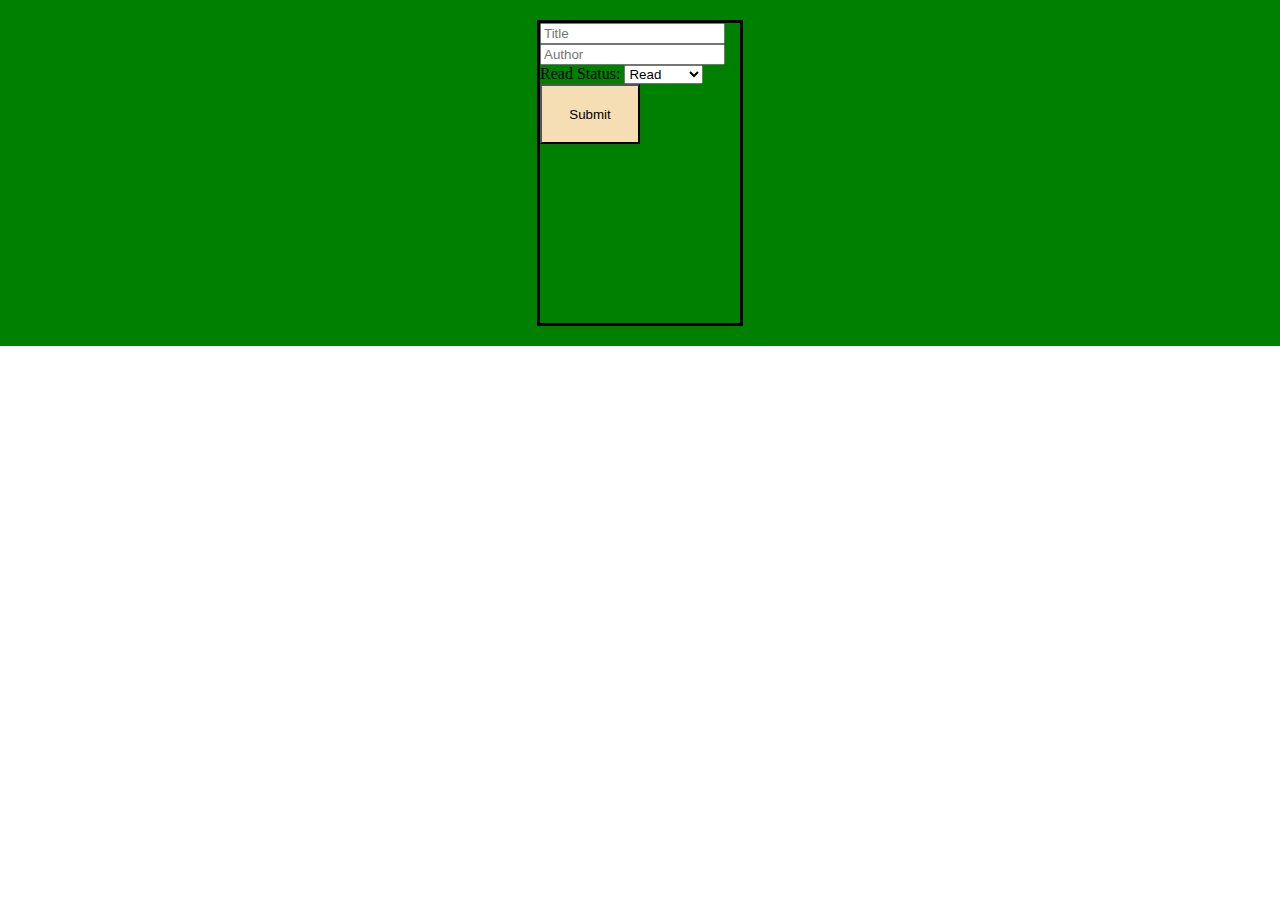
<file: index.html>
<!DOCTYPE html>
    <head> 
        <link rel='stylesheet' href='index.css'>
    </head>
    <div id='main'>
        <div id='library'>
            <form id="form">
                <input type="text" id="title" placeholder="Title" required><br>
                <input type="text" id="author" placeholder="Author" required><br>
                <label for="read">Read Status:</label>
                <select name="Read Status" id="readStatus">
                    <option value='true'>Read</option>
                    <option value='false'>Not Read</option>
                </select><br>
                <button type="">Submit</button>
            </form>
        </div>
    </div>
</html>

<script src='main.js'></script>
</file>
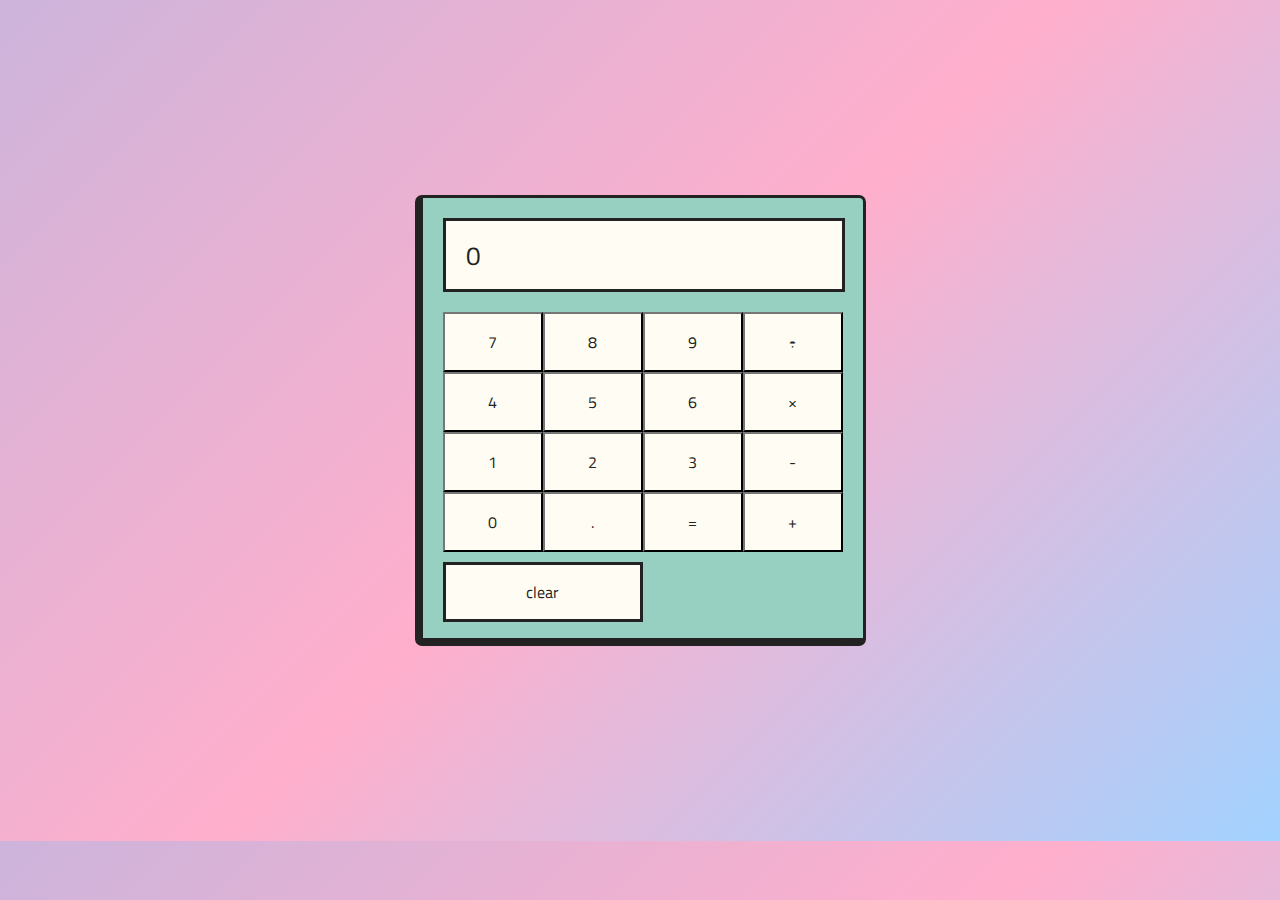
<file: calculator.html>
<!DOCTYPE html>
<html>

<head>
    <link href="calculator.css" rel="stylesheet">
    <link rel="preconnect" href="https://fonts.gstatic.com">
<link href="https://fonts.googleapis.com/css2?family=Titillium+Web&display=swap" rel="stylesheet"> 
</head>

<body>
    <div id='calculatorBody'>
        <div id="display">0</div>
        <div id='inputs'>
            <div id='inputNumbers'>
                <div class='row'>
                    <button class='number calcButton'>7</button>
                    <button class='number calcButton'>8</button>
                    <button class='number calcButton'>9</button>
                    <button class='operator calcButton'>÷</button>
                </div>
                <div class='row'>
                    <button class='number calcButton'>4</button>
                    <button class='number calcButton'>5</button>
                    <button class='number calcButton'>6</button>
                    <button class='operator calcButton'>×</button>
                </div>
                <div class='row'>
                    <button class='number calcButton'>1</button>
                    <button class='number calcButton'>2</button>
                    <button class='number calcButton'>3</button>
                    <button class='operator calcButton'>-</button>
                </div>
                <div class='row'>
                    <button class='number calcButton'>0</button>
                    <button class='number calcButton'>.</button>
                    <button class='operator calcButton'>=</button>
                    <button class='operator calcButton'>+</button>
                </div>
            <div class='row'>
                <button class='operator calcButton calcClear'>clear</button>
            </div>
        </div>
    </div>
</body>

</html>

<script src='calculator.js'></script>
</file>
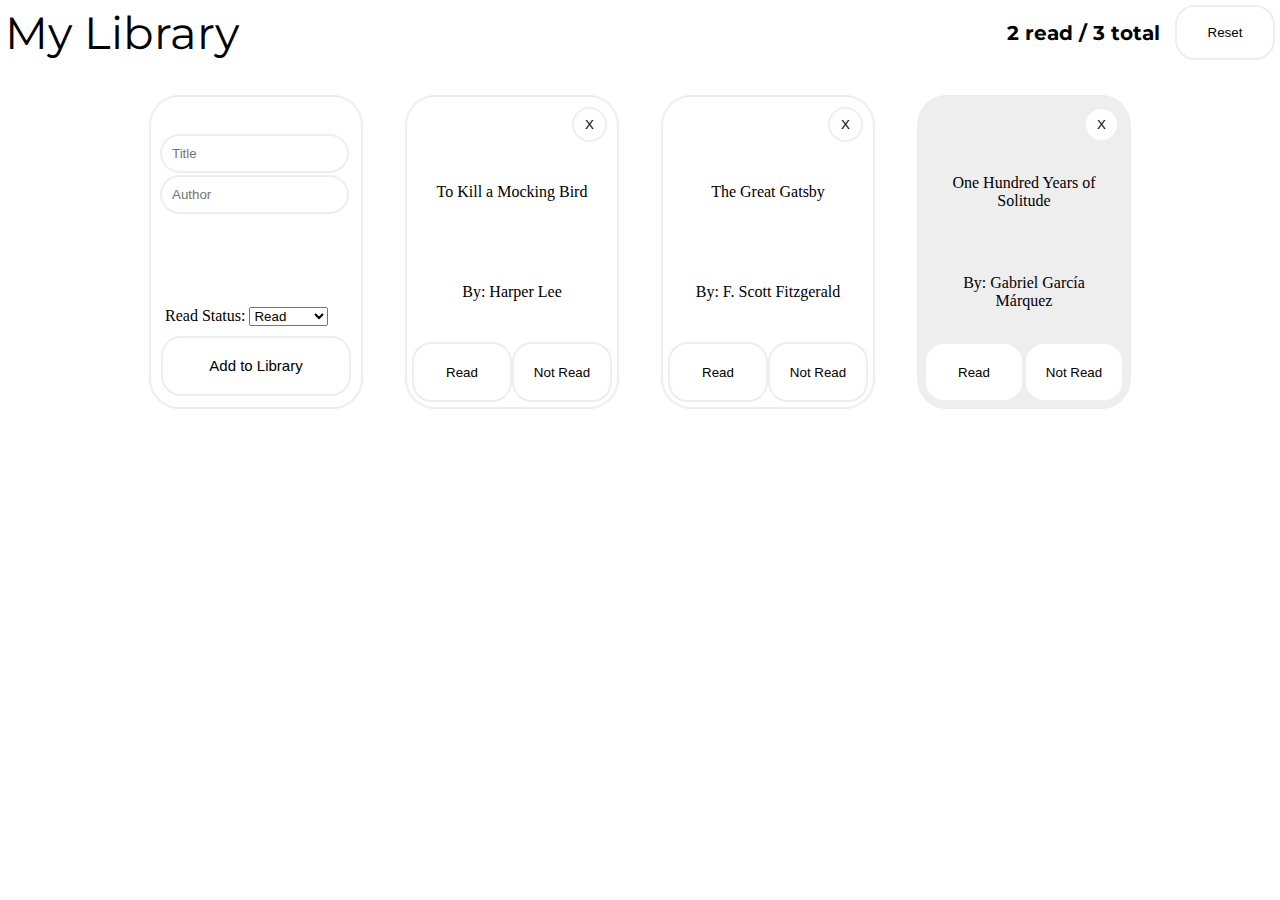
<file: library.html>
<!DOCTYPE html>
    <head> 
        <link rel='stylesheet' href='library.css'>
        <link rel="preconnect" href="https://fonts.googleapis.com">
        <link rel="preconnect" href="https://fonts.gstatic.com" crossorigin>
        <link href="https://fonts.googleapis.com/css2?family=Montserrat:ital,wght@1,300&display=swap" rel="stylesheet"> 
    </head>
    <div id='header'>
        <div id="logo">My Library</div> 
        <div id="right">
            <div id="readCount"></div>
            <button id="reset" type="button">Reset</button>
        </div>
    </div>
    <div id='main'>
        <div id='library'>
            <form id="form">
                <div id="formInputTop">
                    <input type="text" id="title" placeholder="Title" required><br>
                    <input type="text" id="author" placeholder="Author" required><br>
                </div>
                <div id="formInputBottom">
                    <label for="read" id="formTitle">Read Status:</label>
                    <select name="Read Status" id="readStatus">
                        <option value='true'>Read</option>
                        <option value='false'>Not Read</option>
                    </select><br>
                    <button id="submit" type="">Add to Library</button>
                </div>
            </form>
        </div>
    </div>
</html>

<script src='library.js'></script>
</file>
<file: index.css>
body{
    max-width: 100vw;
    padding:0;
    margin:0;
}

#library{
    display: flex;
    flex-direction: row;
    flex-wrap: wrap;
    justify-content: space-around;
    margin:0;
    padding: 0;
    height: auto;
    background-color: green;
}

.book{
    border: solid;
    margin: 20px 0px;
    padding:0;
    width: 200px;
    height: 300px;
}

.bookText{
    height: 40%;
    text-align: center;
    align-content: center;
}

#form{
    border: solid;
    margin: 20px 0px;
    padding:0;
    width: 200px;
    height: 300px;
}

button{
    margin:0;
    padding:0;
    height: 20%;
    width:50%;
    background-color: wheat;
}

.beenRead{
    background-color: teal;
}
</file>
<file: calculator.css>
body{
    margin: auto;
    background: linear-gradient(135deg, #cdb4db,#ffafcc, #a2d2ff);
    color: #222;
    font-family: 'Titillium Web', sans-serif;
}

#calculatorBody{
    background-color: #97cfc1;
    width: 400px;
    height: 400px;
    margin: 195px auto;
    padding: 20px;
    border: solid;
    border-width: 3px 3px 8px 8px;
    border-radius: 7px;
}

#display{
    background-color: #fffdf3;
    color: #222;
    display: flex;
    align-items: center;
    width: 94%;
    height: 60px;
    margin-bottom: 20px;
    padding: 4px 0px 4px 20px;
    border: solid;
    font-size: 160%;
}

.row{
    display: flex;
    height: 60px;
    width: 100%;
    height: 
}

.calcButton{
    height: 100%;
    width: 25%;
    margin: 0;
    padding: 0;
    font-size: 100%;
}

.calcClear{
    width: 50%;
    margin-top: 10px;
    border: solid;
}

button{
    background-color: #fffdf3;
    color: #222;
    border-color: #222;
    font-family: 'Titillium Web', sans-serif;
}
</file>
<file: library.css>
body{
    max-width: 100vw;
    padding:0;
    margin:0;
    font-family: 'Times New Roman', Times, serif;
}

#header{
    display: flex;
    flex-direction: row;
    justify-content: space-between;
    margin-bottom: 10px;
}

#logo{
    height: 50px;
    margin: 5px;
    font-family: 'Montserrat', sans-serif;
    width: 240px;
    font-size:45px;
}

#right{
    display: flex;
    flex-direction: row;
    align-items: center;
}

#readCount{
    padding: 0px 10px;
    font-family: 'Montserrat', sans-serif;
    font-size: 20px;
    font-weight: bold;
}

#reset{
    height: 55px;
    width: 100px;
    margin: 5px;
}


#main{
    margin: auto;
    width: 80%;
}

#library{
    display: flex;
    flex-direction: row;
    flex-wrap: wrap;
    justify-content: space-around;
    margin:0;
    padding: 0;
    height: auto;
}

.book{
    border: solid;
    margin: 20px 0px;
    padding:0px;
    width: 200px;
    height: 300px;
    padding: 5px;
    border:2px solid #eee;
    border-radius: 30px;
    background-color :#eee;
}

#rmBtnDiv{
    display: flex;
    justify-content: flex-end;
    height: 40px;
}

#rmBtn{
    height: 35px;
    width: 35px;
    border-radius: 20px;
    margin: 5px 5px;
}

.bookText{
    height: 13.5%;
    padding: 29.8px 10px;
    text-align: center;
    align-content: center;
    overflow: hidden;
}

#form{
    display: flex;
    flex-direction: column;
    justify-content: space-evenly;
    border: solid;
    margin: 20px 0px;
    padding:0;
    width: 200px;
    height: 300px;
    padding: 5px;
    border:2px solid #eee;
    border-radius: 30px;
    background-color: #fff;
}

#formInputTop{
    margin-top: 30px;
}

#formInputBottom{
    align-items: center;
    margin-top: 90px;
}

#formTitle{
    margin-left: 9px;
}

#submit{
    width:95%;
    height:60px;
    margin: 10px 5px 5px 5px;
    font-size: 15px;

}

input[type=text]{
    width: 165px;
    padding: 10px 10px;
    margin: 1px 4px;
    border:2px solid #eee;
    border-radius: 30px;
    background-color: white;
}

input[type=text]:focus{
    outline:none;
    background-color: #eee;
}

button{
    margin:0;
    padding:0;
    height: 20%;
    width:50%;
    border:2px solid #eee;
    border-radius: 20px;
    background-color: white;
    transition: all 0.2s;
}

button:hover{
    box-shadow: 0 2px 2px rgba(0,0,0,1);
    background-color: #f8f9fa;
    border: 1px solid #dadce0;
    color: #202124;
    font-weight: bold;
}

.beenRead{
    background-color: #fff;
}

@media only screen and (max-width:820px) {
    #main{
        width:100%;
    }
    #header{
        flex-direction: column;
        align-items: center;
    }
    #right{
        flex-direction: column;
        align-items: center;
    }
}
</file>
